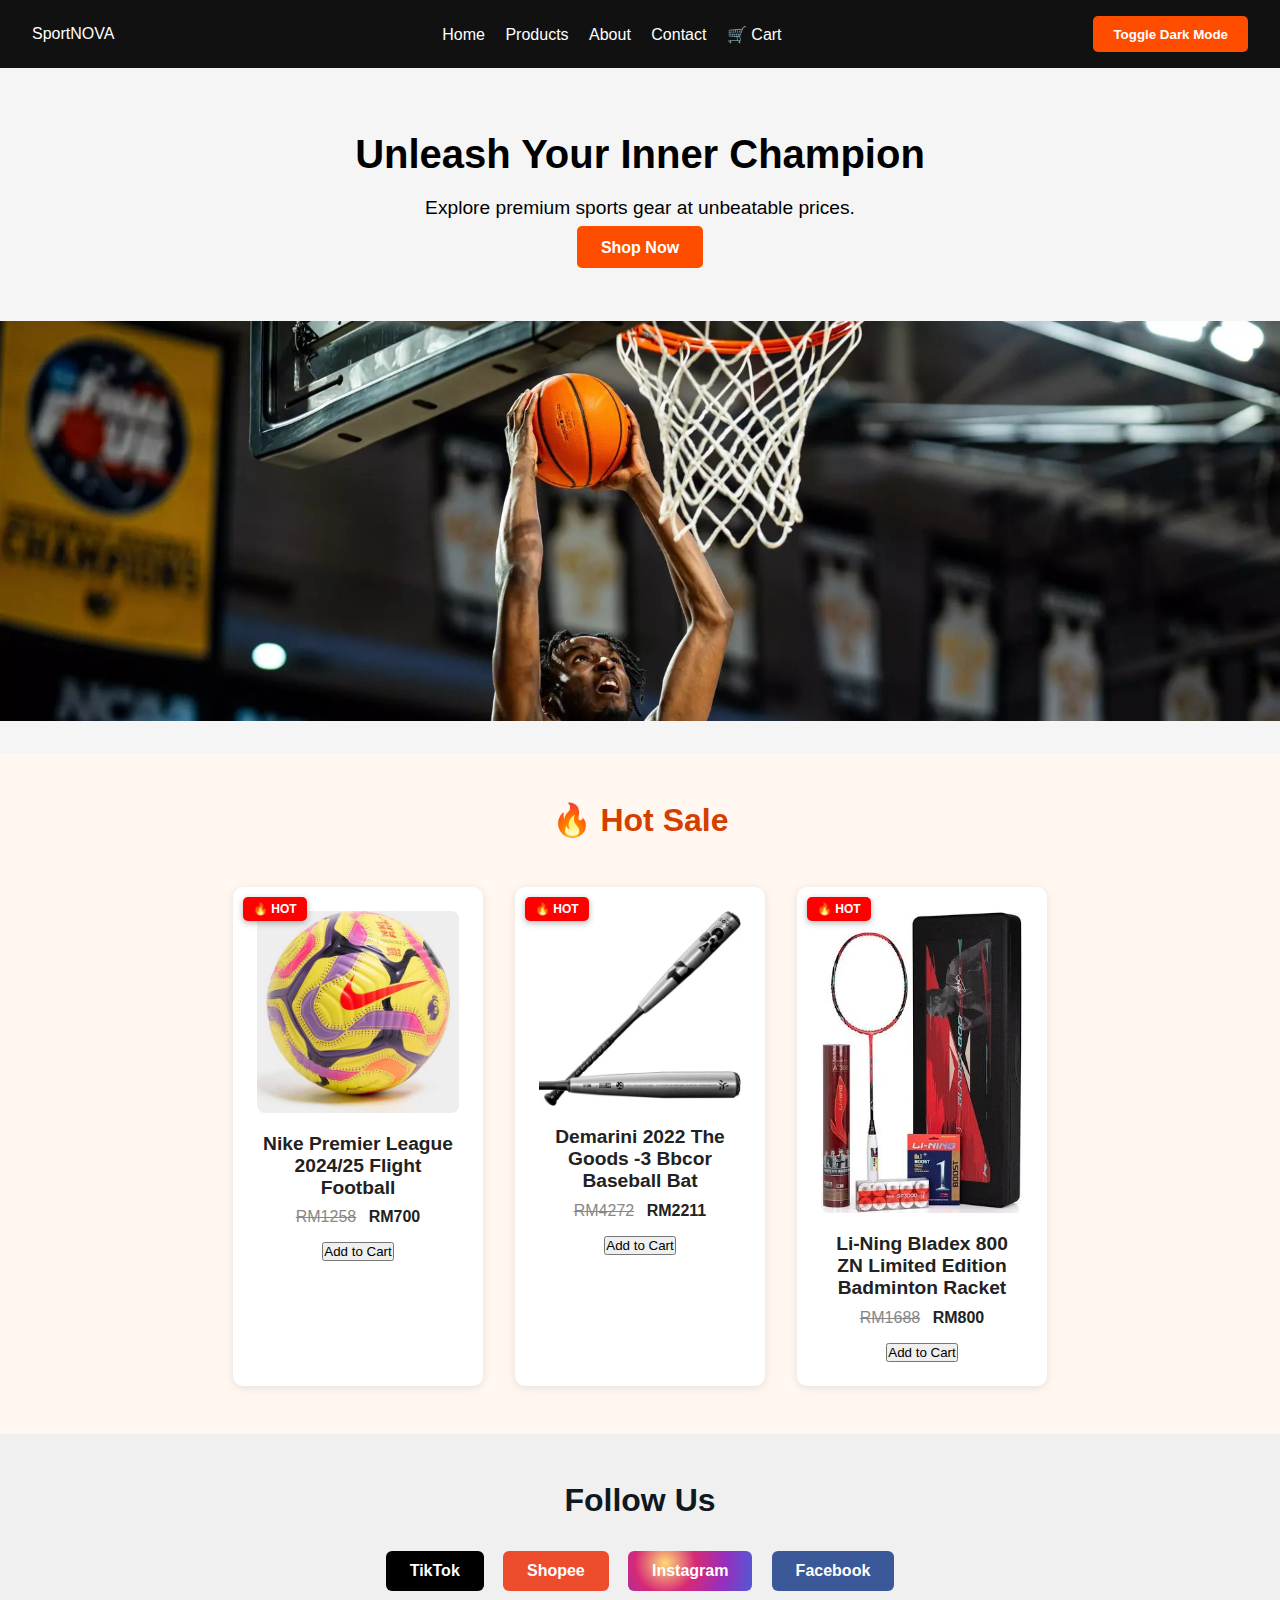
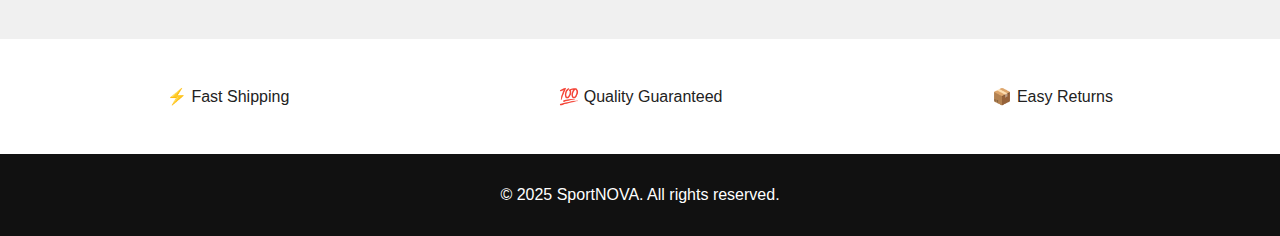
<file: SportNOVA/index.html>
<!DOCTYPE html>
<html lang="en">
<head>
  <meta charset="UTF-8" />
  <meta name="viewport" content="width=device-width, initial-scale=1.0"/>
  <title>SportNOVA | Home</title>
  <link rel="stylesheet" href="style.css"/>
</head>
<body>
  <header>
    <div class="logo">SportNOVA</div>
    <nav>
      <a href="index.html">Home</a>
      <a href="product.html">Products</a>
      <a href="about.html">About</a>
      <a href="contact.html">Contact</a>
      <a href="cart.html" class="cart-link">🛒 Cart</a>
    </nav>
    <button id="theme-toggle" class="btn">Toggle Dark Mode</button>
  </header>

  <section class="hero">
    <h1>Unleash Your Inner Champion</h1>
    <p>Explore premium sports gear at unbeatable prices.</p>
    <a href="product.html" class="btn">Shop Now</a>
  </section>

  <!-- 🎞️ Slider Section -->
<section class="slider">
  <div class="slides">
    <img src="img/slider/slider 1.webp" alt="Slide 1" class="slide active">
    <img src="img/slider/slider 2.jpg" alt="Slide 2" class="slide">
    <img src="img/slider/slider 3.webp" alt="Slide 3" class="slide">
  </div>
</section>


  <!-- 🔥 Hot Sale Section -->
  <section class="hot-sale">
    <h2>🔥 Hot Sale</h2>
    <div class="product-grid">
      <div class="product-card">
        <span class="hot-badge">🔥 HOT</span>
        <img src="img/product/ball 1.webp" alt="Nike Premier League 2024/25 Flight Football">
        <h3>Nike Premier League 2024/25 Flight Football</h3>
        <p><span class="old-price">RM1258</span> <strong>RM700</strong></p>
        <button onclick="addToCart('Nike Premier League 2024/25 Flight Football', 700)">Add to Cart</button>
      </div>
      <div class="product-card">
        <span class="hot-badge">🔥 HOT</span>
        <img src="img/product/baseball 1.webp" alt="Demarini 2022 The Goods -3 Bbcor Baseball Bat">
        <h3>Demarini 2022 The Goods -3 Bbcor Baseball Bat</h3>
        <p><span class="old-price">RM4272</span> <strong>RM2211</strong></p>
        <button onclick="addToCart('Demarini 2022 The Goods -3 Bbcor Baseball Bat', 2211)">Add to Cart</button>
      </div>
      <div class="product-card">
        <span class="hot-badge">🔥 HOT</span>
        <img src="img/product/badminton 1.webp" alt="Li-Ning Bladex 800 ZN Limited Edition Badminton Racket">
        <h3>Li-Ning Bladex 800 ZN Limited Edition Badminton Racket</h3>
        <p><span class="old-price">RM1688</span> <strong>RM800</strong></p>
        <button onclick="addToCart('Li-Ning Bladex 800 ZN Limited Edition Badminton Racket', 800)">Add to Cart</button>
      </div>
    </div>
  </section>

  <!-- 📱 Social Media Section -->
  <section class="social">
    <h2>Follow Us</h2>
    <div class="social-icons">
      <a href="https://www.tiktok.com/" target="_blank" class="social-icon tiktok">TikTok</a>
      <a href="https://shopee.com.my/" target="_blank" class="social-icon shopee">Shopee</a>
      <a href="https://www.instagram.com/" target="_blank" class="social-icon instagram">Instagram</a>
      <a href="https://www.facebook.com/" target="_blank" class="social-icon facebook">Facebook</a>
    </div>
  </section>

  <section class="features">
    <div class="feature">⚡ Fast Shipping</div>
    <div class="feature">💯 Quality Guaranteed</div>
    <div class="feature">📦 Easy Returns</div>
  </section>

  <footer>
    <p>© 2025 SportNOVA. All rights reserved.</p>
  </footer>

  <script src="script.js"></script>
</body>
</html>
</file>
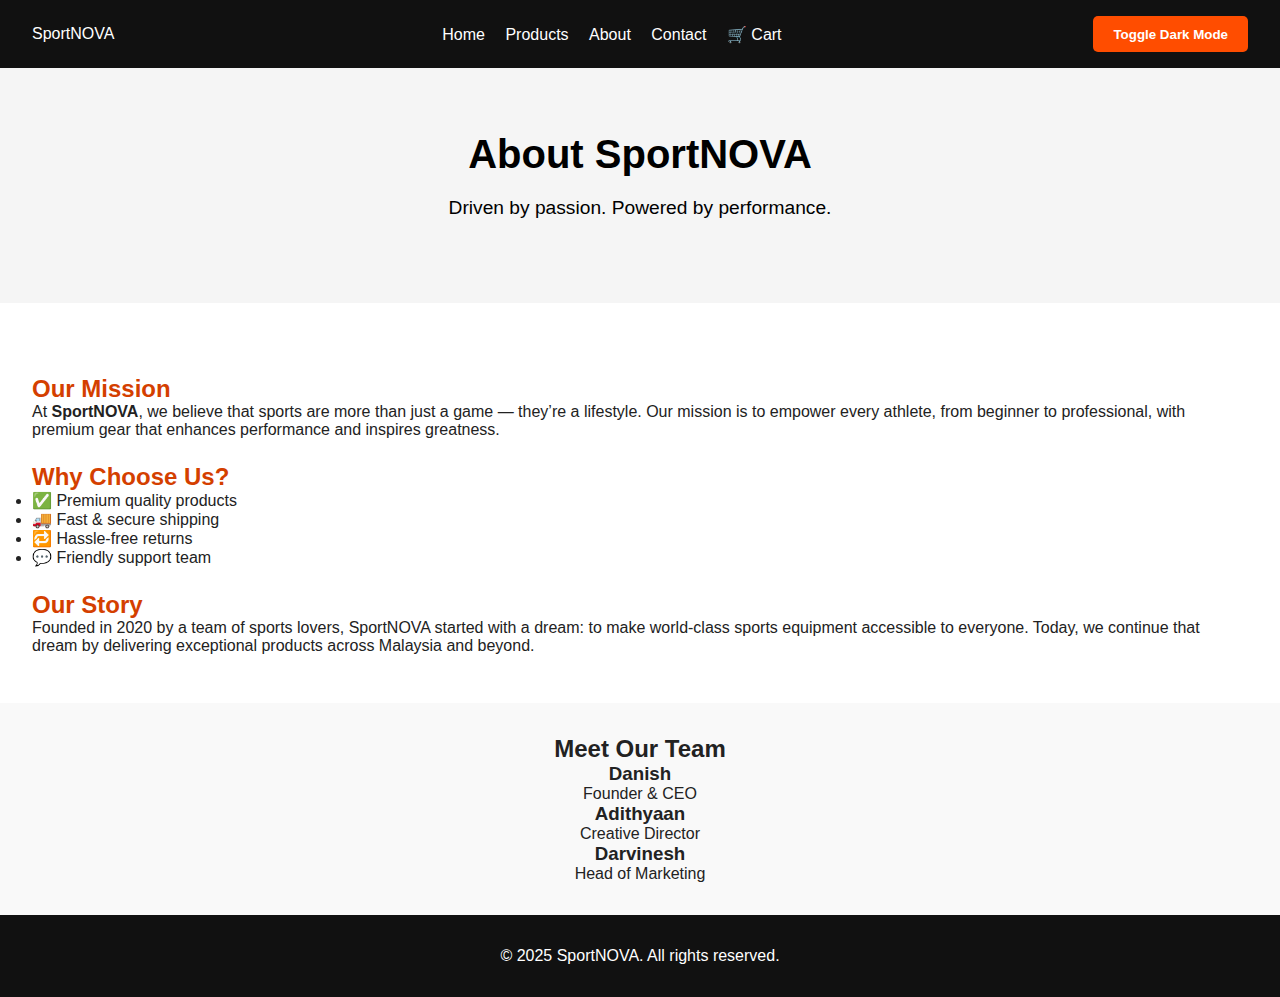
<file: SportNOVA/about.html>
<!DOCTYPE html>
<html lang="en">
<head>
  <meta charset="UTF-8" />
  <meta name="viewport" content="width=device-width, initial-scale=1.0"/>
  <title>About Us | SportNOVA</title>
  <link rel="stylesheet" href="style.css" />
</head>
<body>
  <header>
    <div class="logo">SportNOVA</div>
    <nav>
      <a href="index.html">Home</a>
      <a href="product.html">Products</a>
      <a href="about.html">About</a>
      <a href="contact.html">Contact</a>
      <a href="cart.html" class="cart-link">🛒 Cart</a>
    </nav>
    <button id="theme-toggle" class="btn">Toggle Dark Mode</button>
  </header>

  <section class="hero">
    <h1>About SportNOVA</h1>
    <p>Driven by passion. Powered by performance.</p>
  </section>

  <section class="about-content">
    <div class="about-text">
      <h2>Our Mission</h2>
      <p>
        At <strong>SportNOVA</strong>, we believe that sports are more than just a game — they’re a lifestyle.
        Our mission is to empower every athlete, from beginner to professional, with premium gear that enhances performance and inspires greatness.
      </p>

      <h2>Why Choose Us?</h2>
      <ul>
        <li>✅ Premium quality products</li>
        <li>🚚 Fast & secure shipping</li>
        <li>🔁 Hassle-free returns</li>
        <li>💬 Friendly support team</li>
      </ul>

      <h2>Our Story</h2>
      <p>
        Founded in 2020 by a team of sports lovers, SportNOVA started with a dream: to make world-class sports equipment accessible to everyone.
        Today, we continue that dream by delivering exceptional products across Malaysia and beyond.
      </p>
    </div>

  </section>

  <section class="team-section">
    <h2>Meet Our Team</h2>
    <div class="team-grid">
      <div class="team-card">
        <h3>Danish</h3>
        <p>Founder & CEO</p>
      </div>
      <div class="team-card">
        <h3>Adithyaan</h3>
        <p>Creative Director</p>
      </div>
      <div class="team-card">
        <h3>Darvinesh</h3>
        <p>Head of Marketing</p>
      </div>
    </div>
  </section>

  <footer>
    <p>© 2025 SportNOVA. All rights reserved.</p>
  </footer>

  <script src="script.js"></script>
</body>
</html>
</file>
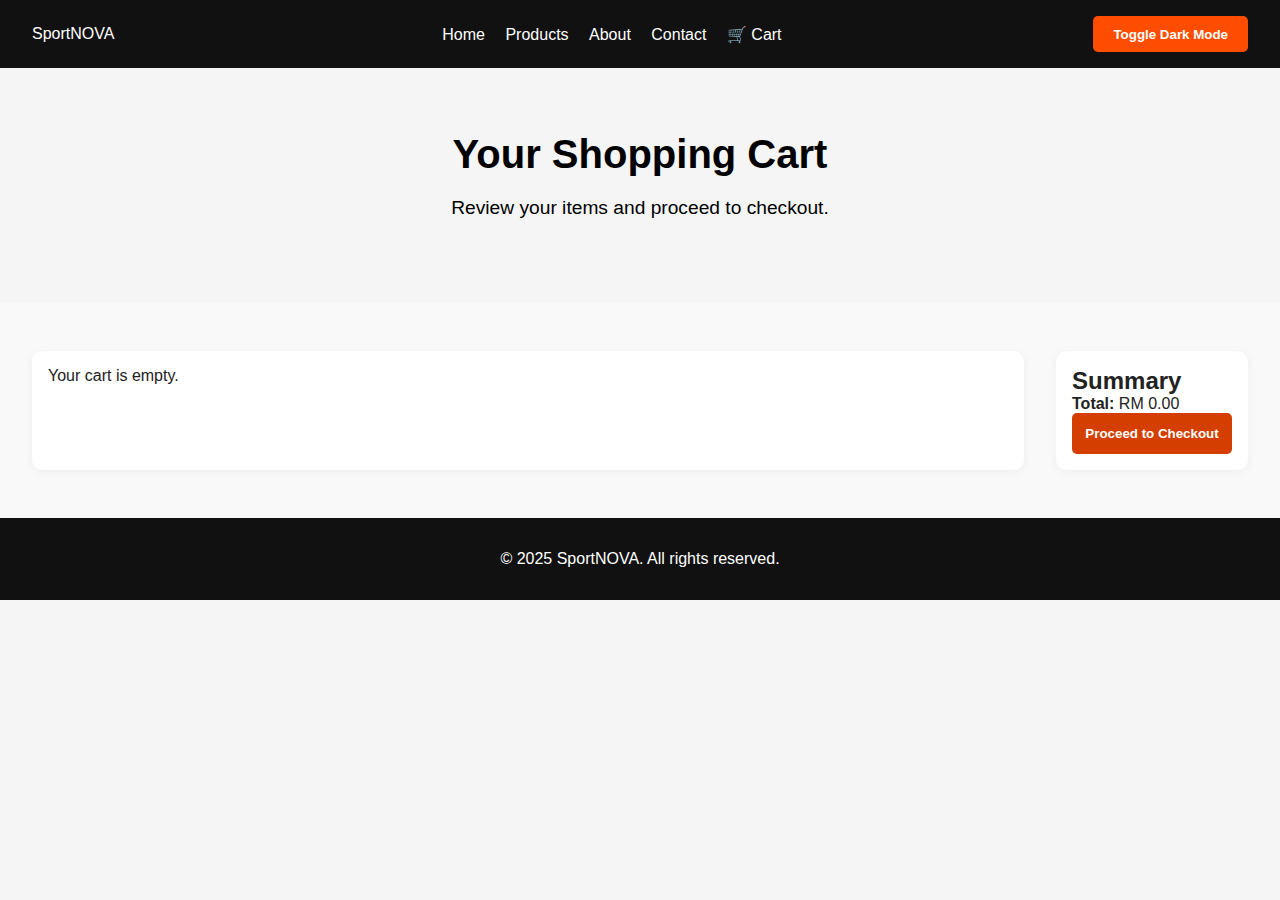
<file: SportNOVA/cart.html>
<!DOCTYPE html>
<html lang="en">
<head>
  <meta charset="UTF-8" />
  <meta name="viewport" content="width=device-width, initial-scale=1.0"/>
  <title>Your Cart | SportNOVA</title>
  <link rel="stylesheet" href="style.css" />
</head>
<body>
  <header>
    <div class="logo">SportNOVA</div>
    <nav>
      <a href="index.html">Home</a>
      <a href="product.html">Products</a>
      <a href="about.html">About</a>
      <a href="contact.html">Contact</a>
      <a href="cart.html" class="cart-link active">🛒 Cart</a>
    </nav>
    <button id="theme-toggle" class="btn">Toggle Dark Mode</button>
  </header>

  <section class="hero">
    <h1>Your Shopping Cart</h1>
    <p>Review your items and proceed to checkout.</p>
  </section>

  <section class="cart-page">
    <div class="cart-items" id="cart-items"></div>

    <div class="cart-summary">
      <h2>Summary</h2>
      <p><strong>Total:</strong> RM <span id="cart-total">0.00</span></p>
      <button onclick="fakeCheckout()">Proceed to Checkout</button>
    </div>
  </section>

  <footer>
    <p>© 2025 SportNOVA. All rights reserved.</p>
  </footer>

  <script src="script.js"></script>
</body>
</html>
</file>
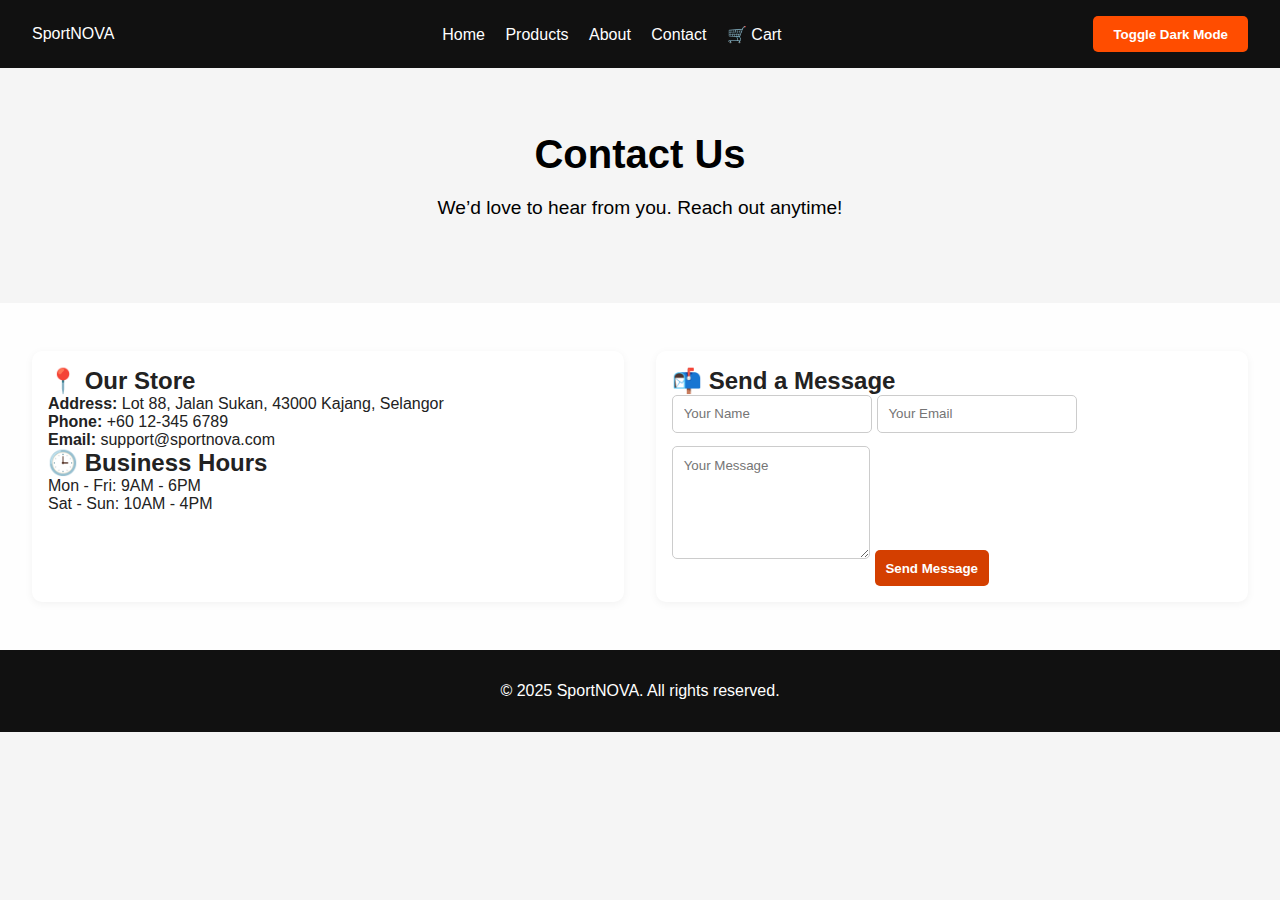
<file: SportNOVA/contact.html>
<!DOCTYPE html>
<html lang="en">
<head>
  <meta charset="UTF-8" />
  <meta name="viewport" content="width=device-width, initial-scale=1.0"/>
  <title>Contact Us | SportNOVA</title>
  <link rel="stylesheet" href="style.css" />
  <script src="script.js"></script>
</head>
<body>
  <header>
    <div class="logo">SportNOVA</div>
    <nav>
      <a href="index.html">Home</a>
      <a href="product.html">Products</a>
      <a href="about.html">About</a>
      <a href="contact.html" class="active">Contact</a>
      <a href="cart.html" class="cart-link">🛒 Cart</a>
    </nav>
    <button id="theme-toggle" class="btn">Toggle Dark Mode</button>
  </header>

  <section class="hero">
    <h1>Contact Us</h1>
    <p>We’d love to hear from you. Reach out anytime!</p>
  </section>

  <section class="contact-section">
    <div class="contact-info">
      <h2>📍 Our Store</h2>
      <p><strong>Address:</strong> Lot 88, Jalan Sukan, 43000 Kajang, Selangor</p>
      <p><strong>Phone:</strong> +60 12-345 6789</p>
      <p><strong>Email:</strong> support@sportnova.com</p>
      <h2>🕒 Business Hours</h2>
      <p>Mon - Fri: 9AM - 6PM</p>
      <p>Sat - Sun: 10AM - 4PM</p>
    </div>

    <div class="contact-form">
      <h2>📬 Send a Message</h2>
      <form id="contact-form">
        <input type="text" name="name" placeholder="Your Name" required />
        <input type="email" name="email" placeholder="Your Email" required />
        <textarea name="message" rows="6" placeholder="Your Message" required></textarea>
        <button type="submit">Send Message</button>
        <p id="form-success" class="form-success" style="display: none;">✅ Your message has been sent successfully!</p>
      </form>
    </div>
  </section>

  <footer>
    <p>© 2025 SportNOVA. All rights reserved.</p>
  </footer>

  <script>
    // Show success message after fake form submission
    document.getElementById("contact-form").addEventListener("submit", function (e) {
      e.preventDefault();
      const success = document.getElementById("form-success");
      success.style.display = "block";
      this.reset();

      setTimeout(() => {
        success.style.display = "none";
      }, 5000); // Hide after 5 seconds
    });
  </script>
</body>
</html>
</file>
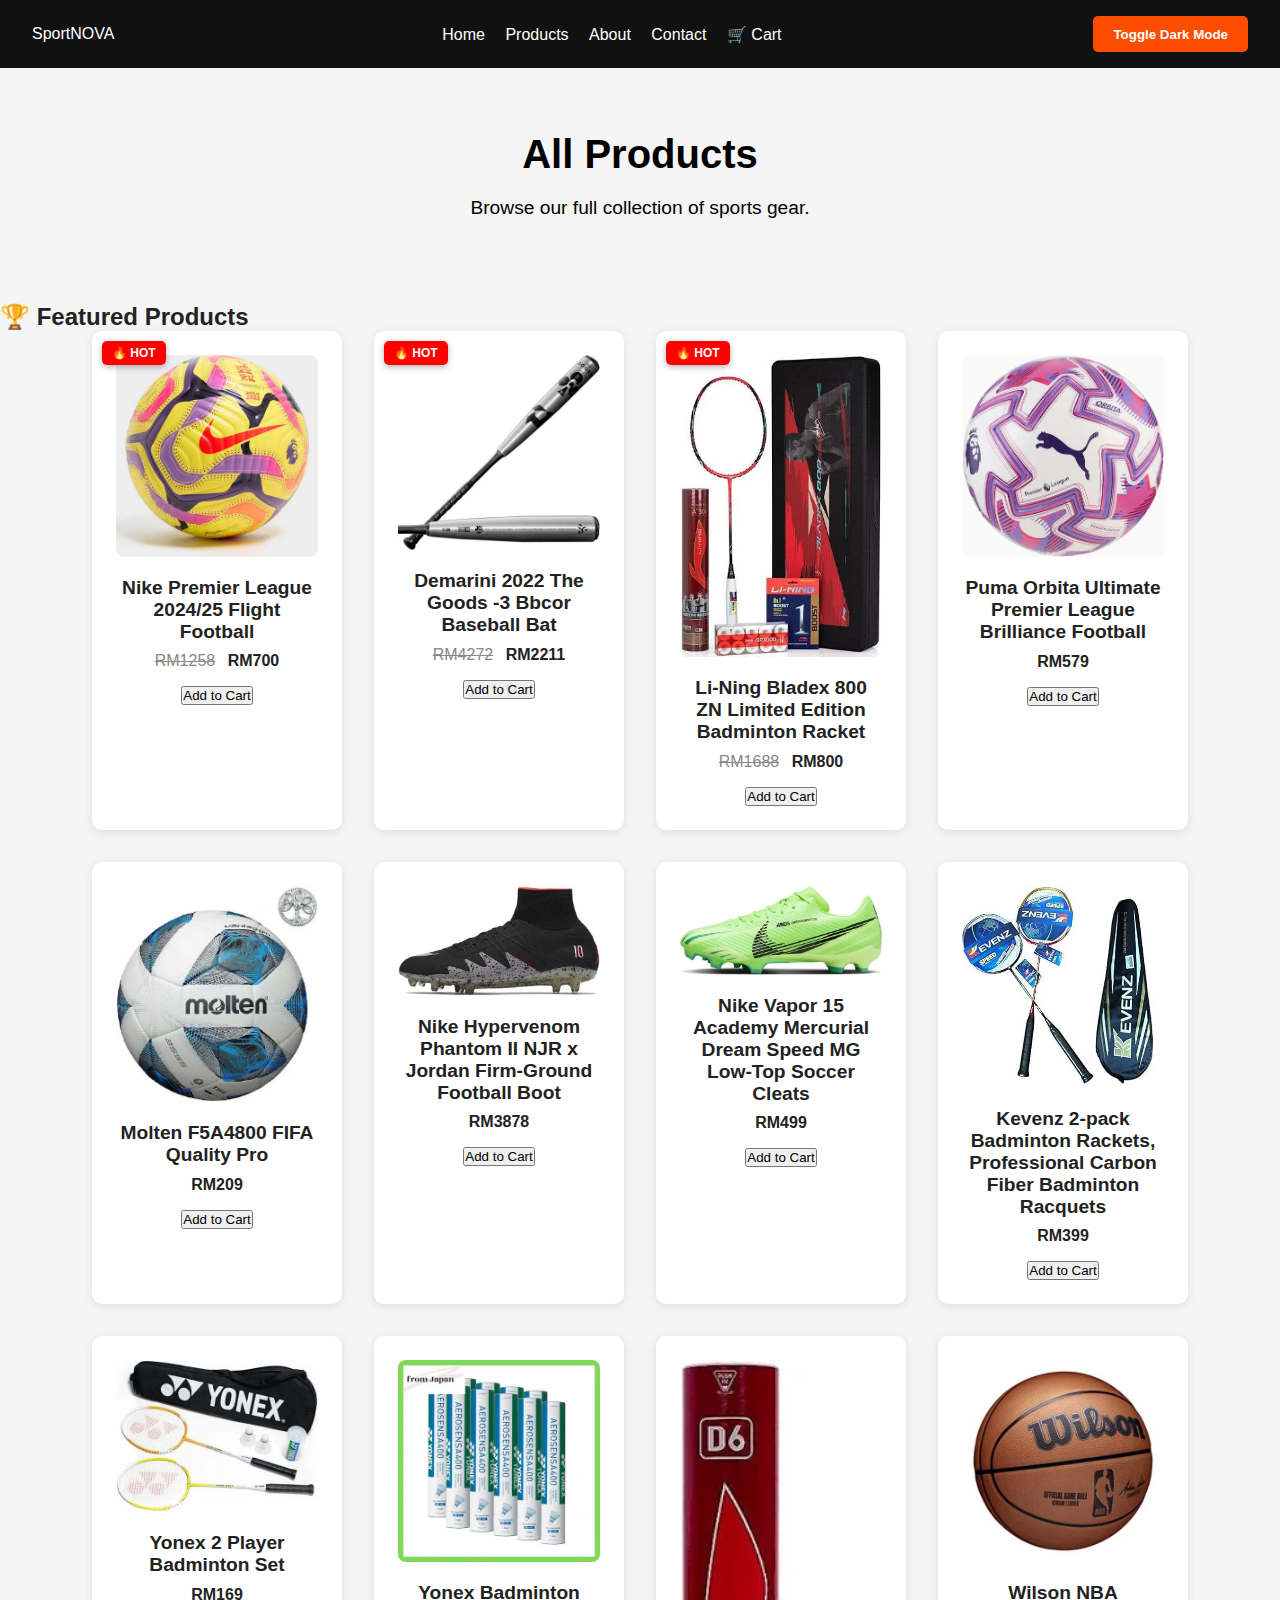
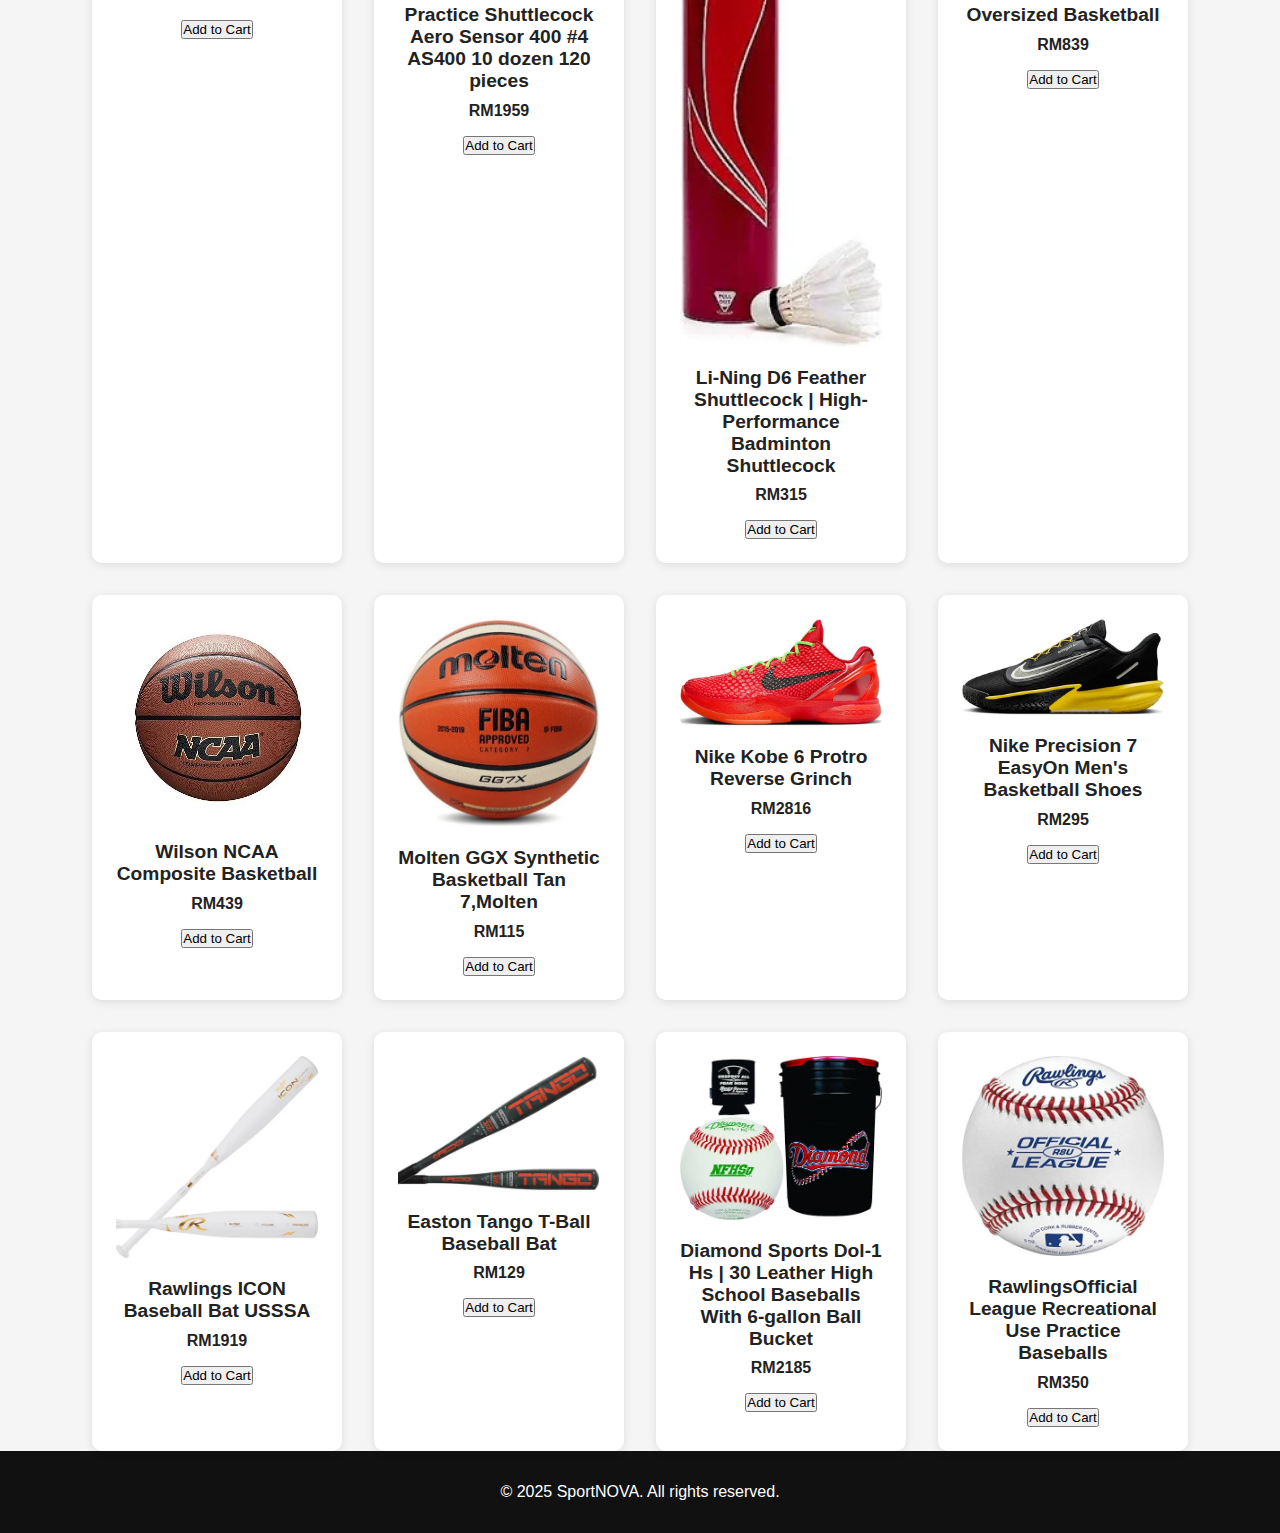
<file: SportNOVA/product.html>
<!DOCTYPE html>
<html lang="en">
<head>
  <meta charset="UTF-8" />
  <meta name="viewport" content="width=device-width, initial-scale=1.0"/>
  <title>SportNOVA | Products</title>
  <link rel="stylesheet" href="style.css"/>
</head>
<body>
  <header>
    <div class="logo">SportNOVA</div>
    <nav>
      <a href="index.html">Home</a>
      <a href="product.html">Products</a>
      <a href="about.html">About</a>
      <a href="contact.html">Contact</a>
      <a href="cart.html" class="cart-link">🛒 Cart</a>
    </nav>
    <button id="theme-toggle" class="btn">Toggle Dark Mode</button>
  </header>

  <section class="hero">
    <h1>All Products</h1>
    <p>Browse our full collection of sports gear.</p>
  </section>

  <!-- 🏷️ Featured Products -->
  <section class="product-gallery">
    <h2>🏆 Featured Products</h2>
    <div class="product-grid">
      <div class="product-card">
        <span class="hot-badge">🔥 HOT</span>
        <img src="img/product/ball 1.webp" alt="Nike Premier League 2024/25 Flight Football">
        <h3>Nike Premier League 2024/25 Flight Football</h3>
        <p><span class="old-price">RM1258</span> <strong>RM700</strong></p>
        <button onclick="addToCart('Nike Premier League 2024/25 Flight Football', 700)">Add to Cart</button>
      </div>
      <div class="product-card">
        <span class="hot-badge">🔥 HOT</span>
        <img src="img/product/baseball 1.webp" alt="Demarini 2022 The Goods -3 Bbcor Baseball Bat">
        <h3>Demarini 2022 The Goods -3 Bbcor Baseball Bat</h3>
        <p><span class="old-price">RM4272</span> <strong>RM2211</strong></p>
        <button onclick="addToCart('Demarini 2022 The Goods -3 Bbcor Baseball Bat', 2211)">Add to Cart</button>
      </div>
      <div class="product-card">
        <span class="hot-badge">🔥 HOT</span>
        <img src="img/product/badminton 1.webp" alt="Li-Ning Bladex 800 ZN Limited Edition Badminton Racket">
        <h3>Li-Ning Bladex 800 ZN Limited Edition Badminton Racket</h3>
        <p><span class="old-price">RM1688</span> <strong>RM800</strong></p>
        <button onclick="addToCart('Li-Ning Bladex 800 ZN Limited Edition Badminton Racket', 800)">Add to Cart</button>
      </div>
      <div class="product-card">
        <img src="img/product/ball 2.webp" alt="Puma Orbita Ultimate Premier League Brilliance Football">
        <h3>Puma Orbita Ultimate Premier League Brilliance Football</h3>
        <p><strong>RM579</strong></p>
        <button onclick="addToCart('Puma Orbita Ultimate Premier League Brilliance Football', 579)">Add to Cart</button>
      </div>
      <div class="product-card">
        <img src="img/product/ball 3.webp" alt="Molten F5A4800 FIFA Quality Pro">
        <h3>Molten F5A4800 FIFA Quality Pro</h3>
        <p><strong>RM209</strong></p>
        <button onclick="addToCart('Molten F5A4800 FIFA Quality Pro', 209)">Add to Cart</button>
      </div>
      <div class="product-card">
        <img src="img/product/ball 5.webp" alt="Nike Hypervenom Phantom II NJR x Jordan Firm-Ground Football Boot">
        <h3>Nike Hypervenom Phantom II NJR x Jordan Firm-Ground Football Boot</h3>
        <p><strong>RM3878</strong></p>
        <button onclick="addToCart('Nike Hypervenom Phantom II NJR x Jordan Firm-Ground Football Boot', 3878)">Add to Cart</button>
      </div>
      <div class="product-card">
        <img src="img/product/ball 4.webp" alt="Nike Vapor 15 Academy Mercurial Dream Speed MG Low-Top Soccer Cleats ">
        <h3>Nike Vapor 15 Academy Mercurial Dream Speed MG Low-Top Soccer Cleats </h3>
        <p><strong>RM499</strong></p>
        <button onclick="addToCart('Nike Vapor 15 Academy Mercurial Dream Speed MG Low-Top Soccer Cleats ', 499)">Add to Cart</button>
      </div>
      <div class="product-card">
        <img src="img/product/badminton 2.webp" alt="Kevenz 2-pack Badminton Rackets, Professional Carbon Fiber Badminton Racquets">
        <h3>Kevenz 2-pack Badminton Rackets, Professional Carbon Fiber Badminton Racquets</h3>
        <p><strong>RM399</strong></p>
        <button onclick="addToCart('Kevenz 2-pack Badminton Rackets, Professional Carbon Fiber Badminton Racquets', 399)">Add to Cart</button>
      </div>
      <div class="product-card">
        <img src="img/product/badminton 3.webp" alt="Yonex 2 Player Badminton Set">
        <h3>Yonex 2 Player Badminton Set</h3>
        <p><strong>RM169</strong></p>
        <button onclick="addToCart('Yonex 2 Player Badminton Set', 169)">Add to Cart</button>
      </div>
      <div class="product-card">
        <img src="img/product/badminton 4.webp" alt="Yonex Badminton Practice Shuttlecock Aero Sensor 400 #4 AS400 10 dozen 120 pieces">
        <h3>Yonex Badminton Practice Shuttlecock Aero Sensor 400 #4 AS400 10 dozen 120 pieces</h3>
        <p><strong>RM1959</strong></p>
        <button onclick="addToCart('Yonex Badminton Practice Shuttlecock Aero Sensor 400 #4 AS400 10 dozen 120 pieces', 1959)">Add to Cart</button>
      </div>
      <div class="product-card">
        <img src="img/product/badminton 5.webp" alt="Li-Ning D6 Feather Shuttlecock | High-Performance Badminton Shuttlecock">
        <h3>Li-Ning D6 Feather Shuttlecock | High-Performance Badminton Shuttlecock</h3>
        <p><strong>RM315</strong></p>
        <button onclick="addToCart('Li-Ning D6 Feather Shuttlecock | High-Performance Badminton Shuttlecock', 315)">Add to Cart</button>
      </div>
      <div class="product-card">
        <img src="img/product/bsball 1.webp" alt="Wilson NBA Oversized Basketball">
        <h3>Wilson NBA Oversized Basketball</h3>
        <p><strong>RM839</strong></p>
        <button onclick="addToCart('Wilson NBA Oversized Basketball', 839)">Add to Cart</button>
      </div>
      <div class="product-card">
        <img src="img/product/bsball 2.webp" alt="Wilson NCAA Composite Basketball">
        <h3>Wilson NCAA Composite Basketball</h3>
        <p><strong>RM439</strong></p>
        <button onclick="addToCart('Wilson NCAA Composite Basketball', 439)">Add to Cart</button>
      </div>
      <div class="product-card">
        <img src="img/product/bsball 3.webp" alt="Molten GGX Synthetic Basketball Tan 7,Molten">
        <h3>Molten GGX Synthetic Basketball Tan 7,Molten</h3>
        <p><strong>RM115</strong></p>
        <button onclick="addToCart('Molten GGX Synthetic Basketball Tan 7,Molten', 115)">Add to Cart</button>
      </div>
      <div class="product-card">
        <img src="img/product/bsball 4.webp " alt="Nike Kobe 6 Protro Reverse Grinch">
        <h3>Nike Kobe 6 Protro Reverse Grinch</h3>
        <p><strong>RM2816</strong></p>
        <button onclick="addToCart('Nike Kobe 6 Protro Reverse Grinch', 2816)">Add to Cart</button>
      </div>
      <div class="product-card">
        <img src="img/product/bsball 5.webp" alt="Nike Precision 7 EasyOn Men's Basketball Shoes">
        <h3>Nike Precision 7 EasyOn Men's Basketball Shoes</h3>
        <p><strong>RM295</strong></p>
        <button onclick="addToCart('Nike Precision 7 EasyOn Mens Basketball Shoes', 295)">Add to Cart</button>
      </div>
      <div class="product-card">
        <img src="img/product/baseball 2.webp" alt="Rawlings ICON Baseball Bat USSSA">
        <h3>Rawlings ICON Baseball Bat USSSA</h3>
        <p><strong>RM1919</strong></p>
        <button onclick="addToCart('Rawlings ICON Baseball Bat USSSA', 1919)">Add to Cart</button>
      </div>
      <div class="product-card">
        <img src="img/product/baseball 3.webp" alt="Easton Tango T-Ball Baseball Bat">
        <h3>Easton Tango T-Ball Baseball Bat</h3>
        <p><strong>RM129</strong></p>
        <button onclick="addToCart('Easton Tango T-Ball Baseball Bat', 129)">Add to Cart</button>
      </div>
      <div class="product-card">
        <img src="img/product/baseball 4.webp" alt="Diamond Sports Dol-1 Hs | 30 Leather High School Baseballs With 6-gallon Ball Bucket ">
        <h3>Diamond Sports Dol-1 Hs | 30 Leather High School Baseballs With 6-gallon Ball Bucket </h3>
        <p><strong>RM2185</strong></p>
        <button onclick="addToCart('Diamond Sports Dol-1 Hs | 30 Leather High School Baseballs With 6-gallon Ball Bucket ', 2185)">Add to Cart</button>
      </div>
      <div class="product-card">
        <img src="img/product/baseball 5.webp" alt="RawlingsOfficial League Recreational Use Practice Baseballs">
        <h3>RawlingsOfficial League Recreational Use Practice Baseballs</h3>
        <p><strong>RM350</strong></p>
        <button onclick="addToCart('RawlingsOfficial League Recreational Use Practice Baseballs', 350)">Add to Cart</button>
      </div>
    </div>
  </section>

  <footer>
    <p>© 2025 SportNOVA. All rights reserved.</p>
  </footer>

  <script src="script.js"></script>
</body>
</html>
</file>
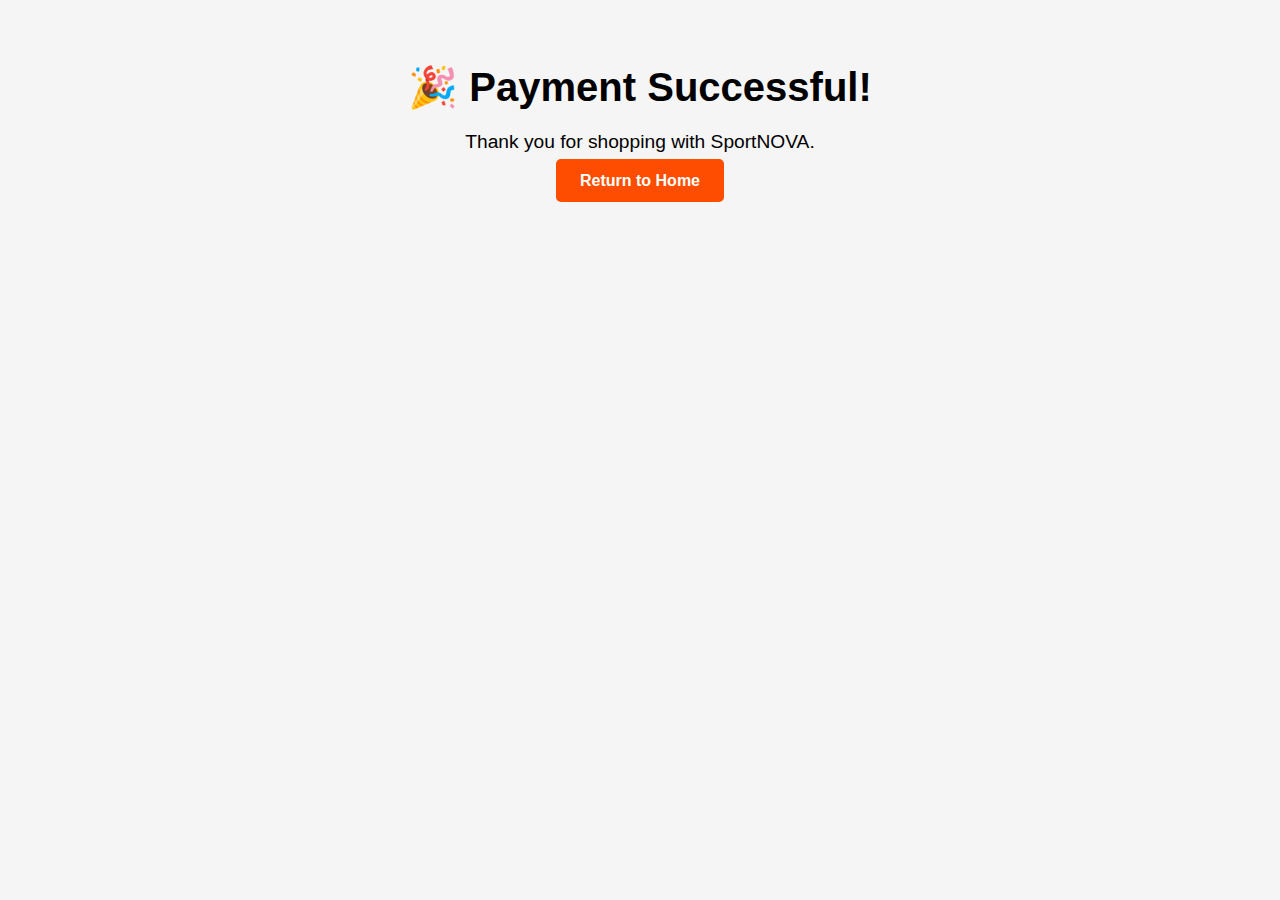
<file: SportNOVA/success.html>
<!DOCTYPE html>
<html lang="en">
<head>
  <meta charset="UTF-8" />
  <meta name="viewport" content="width=device-width, initial-scale=1.0"/>
  <title>Payment Success | SportNOVA</title>
  <link rel="stylesheet" href="style.css" />
</head>
<body>
  <section class="hero">
    <h1>🎉 Payment Successful!</h1>
    <p>Thank you for shopping with SportNOVA.</p>
    <a href="index.html" class="btn">Return to Home</a>
  </section>
</body>
</html>
</file>
<file: SportNOVA/style.css>
/* Basic Reset */
* {
  margin: 0;
  padding: 0;
  box-sizing: border-box;
}

body {
  font-family: 'Segoe UI', sans-serif;
  background: #f5f5f5;
  color: #222;
  transition: background 0.3s, color 0.3s;
}

body.dark-mode {
  background: #121212;
  color: #e0e0e0;
}

/* Header */
header {
  display: flex;
  justify-content: space-between;
  align-items: center;
  padding: 1em 2em;
  background-color: #111;
  color: #fff;
}

body.dark-mode header {
  background-color: #1c1c1c;
  color: #fff;
}

nav a {
  color: #fff;
  margin-left: 1em;
  text-decoration: none;
  transition: color 0.3s;
}

nav a:hover {
  color: #f90;
}

/* Hero */
.hero {
  text-align: center;
  padding: 4em 2em;
  background: url('https://via.placeholder.com/1200x400') center/cover no-repeat;
  color: black;
}

body.dark-mode .hero {
  background: url('https://via.placeholder.com/1200x400/000/fff') center/cover no-repeat;
  color: #eee;
}

.hero h1 {
  font-size: 2.5em;
  margin-bottom: 0.5em;
}

.hero p {
  font-size: 1.2em;
  margin-bottom: 1em;
}

.btn {
  padding: 0.8em 1.5em;
  background: #ff4d00;
  color: #fff;
  text-decoration: none;
  border-radius: 5px;
  font-weight: bold;
  border: none;
  cursor: pointer;
}

/* Hot Sale Section */
.hot-sale {
  padding: 3em 2em;
  background-color: #fff7f0;
  text-align: center;
}

body.dark-mode .hot-sale {
  background-color: #1e1e1e;
}

.hot-sale h2 {
  font-size: 2em;
  margin-bottom: 1.5em;
  color: #d43f00;
}

/* Product Grid */
.product-grid {
  display: flex;
  flex-wrap: wrap;
  gap: 2em;
  justify-content: center;
}

.product-card {
  background: #fff;
  border-radius: 10px;
  box-shadow: 0 2px 10px rgba(0,0,0,0.1);
  padding: 1.5em;
  width: 250px;
  text-align: center;
  position: relative;
  transition: background 0.3s, color 0.3s;
}

body.dark-mode .product-card {
  background: #242424;
  color: #eee;
}

.product-card img {
  width: 100%;
  border-radius: 8px;
  margin-bottom: 1em;
}

.product-card h3 {
  font-size: 1.2em;
  margin-bottom: 0.5em;
}

.product-card p {
  margin-bottom: 1em;
}

.old-price {
  text-decoration: line-through;
  color: #888;
  margin-right: 0.5em;
}

.hot-badge {
  position: absolute;
  top: 10px;
  left: 10px;
  background: red;
  color: white;
  padding: 5px 10px;
  font-size: 0.75em;
  font-weight: bold;
  border-radius: 5px;
  box-shadow: 0 2px 6px rgba(0,0,0,0.3);
}

/* Features */
.features {
  display: flex;
  justify-content: space-around;
  padding: 3em 2em;
  background: #fff;
}

body.dark-mode .features {
  background: #1c1c1c;
}

/* Social */
.social {
  padding: 3em 2em;
  background: #f0f0f0;
  text-align: center;
}

body.dark-mode .social {
  background: #222;
}

.social h2 {
  font-size: 2em;
  margin-bottom: 1em;
  color: #101820;
}

body.dark-mode .social h2 {
  color: #f0f0f0;
}

.social-icons {
  display: flex;
  justify-content: center;
  flex-wrap: wrap;
  gap: 1.2em;
}

.social-icon {
  display: inline-block;
  padding: 0.7em 1.5em;
  border-radius: 6px;
  color: white;
  font-weight: bold;
  text-decoration: none;
  transition: transform 0.2s;
}

.social-icon:hover {
  transform: scale(1.05);
}

/* Platform Colors */
.tiktok { background: #000; }
.shopee { background: #ee4d2d; }
.instagram {
  background: radial-gradient(circle at 30% 30%, #feda75, #d62976, #962fbf, #4f5bd5);
}
.facebook { background: #3b5998; }

/* Footer */
footer {
  text-align: center;
  padding: 2em;
  background: #111;
  color: #fff;
}

body.dark-mode footer {
  background: #1c1c1c;
  color: #eee;
}

/* Slider */
.slider {
  width: 100%;
  height: 400px;
  overflow: hidden;
  position: relative;
  margin-bottom: 2em;
}

.slides {
  display: flex;
  width: 100%;
  transition: transform 0.5s ease-in-out;
}

.slide {
  width: 100%;
  flex-shrink: 0;
  display: none;
}

.slide.active {
  display: block;
}

/* About Section */
.about-content {
  display: flex;
  flex-wrap: wrap;
  justify-content: space-between;
  padding: 3em 2em;
  background: #fff;
  gap: 2em;
}

body.dark-mode .about-content {
  background: #181818;
}

.about-text h2 {
  margin-top: 1em;
  color: #d43f00;
}

/* Team Section */
.team-section {
  padding: 2em;
  background-color: #f9f9f9;
  text-align: center;
}

body.dark-mode .team-section {
  background-color: #1a1a1a;
}

/* Contact Section */
.contact-section {
  display: flex;
  flex-wrap: wrap;
  padding: 3em 2em;
  gap: 2em;
  background: #fefefe;
}

body.dark-mode .contact-section {
  background: #181818;
}

.contact-info,
.contact-form {
  flex: 1 1 40%;
  padding: 1em;
  background: #fff;
  border-radius: 10px;
  box-shadow: 0 2px 8px rgba(0,0,0,0.05);
}

body.dark-mode .contact-info,
body.dark-mode .contact-form {
  background: #2a2a2a;
  color: #eee;
}

.contact-form input,
.contact-form textarea {
  margin-bottom: 1em;
  padding: 0.8em;
  border: 1px solid #ccc;
  border-radius: 5px;
  font-family: inherit;
  background: #fff;
}

body.dark-mode .contact-form input,
body.dark-mode .contact-form textarea {
  background: #3a3a3a;
  color: #fff;
  border: 1px solid #555;
}

.contact-form button {
  padding: 0.8em;
  background-color: #d43f00;
  color: white;
  border: none;
  border-radius: 5px;
  cursor: pointer;
  font-weight: bold;
  transition: background 0.3s ease;
}

.contact-form button:hover {
  background-color: #b53500;
}

.form-success {
  margin-top: 1em;
  color: green;
  font-weight: bold;
}

/* Cart Page */
.cart-page {
  display: flex;
  flex-wrap: wrap;
  justify-content: space-between;
  padding: 3em 2em;
  gap: 2em;
  background: #f9f9f9;
}

body.dark-mode .cart-page {
  background: #181818;
}

.cart-items {
  flex: 1 1 60%;
  padding: 1em;
  background: #fff;
  border-radius: 10px;
  box-shadow: 0 2px 8px rgba(0,0,0,0.05);
} 

.cart-summary {
  background: white;
  padding: 1em;
  border-radius: 10px;
  box-shadow: 0 2px 10px rgba(0,0,0,0.05);
}

body.dark-mode .cart-items,
body.dark-mode .cart-summary {
  background: #2a2a2a;
  color: #eee;
}

.cart-item {
  display: flex;
  justify-content: space-between;
  align-items: center;
  padding: 1em 0;
  border-bottom: 1px solid #ddd;
}

body.dark-mode .cart-item {
  border-bottom: 1px solid #444;
}

.cart-item .price {
  color: #d43f00;
  font-weight: bold;
}

.cart-summary button {
  width: 100%;
  padding: 1em;
  background-color: #d43f00;
  color: white;
  font-weight: bold;
  border: none;
  border-radius: 5px;
  cursor: pointer;
  transition: background 0.3s;
}

.cart-summary button:hover {
  background-color: #b53500;
}
</file>
